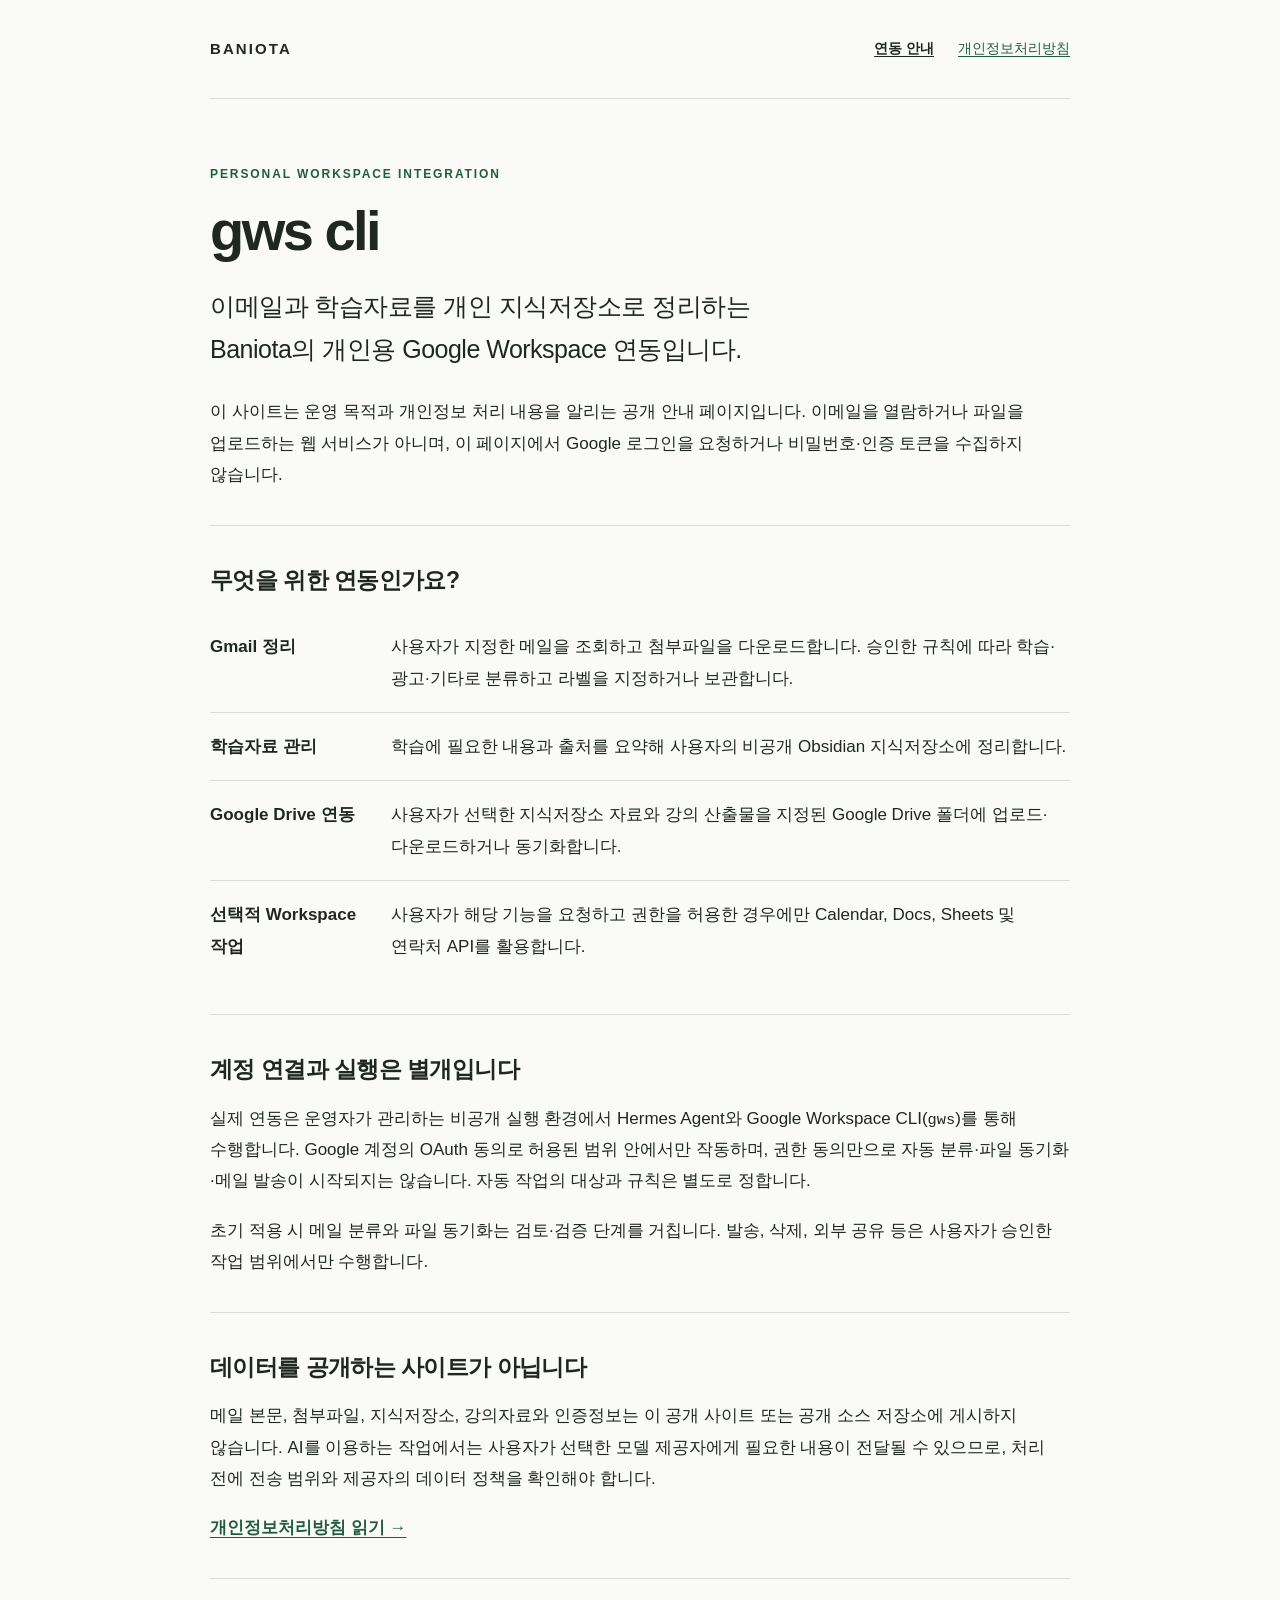
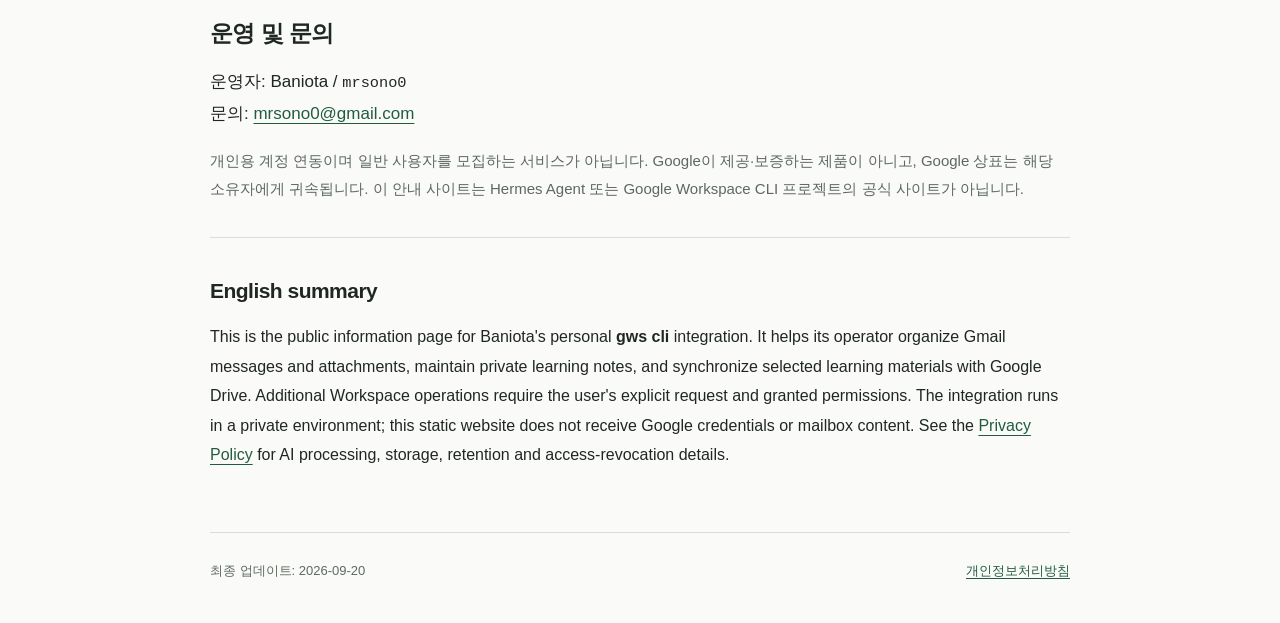
<file: index.html>
<!doctype html>
<html lang="ko">
<head>
  <meta charset="utf-8">
  <meta name="viewport" content="width=device-width, initial-scale=1">
  <meta name="description" content="gws cli를 이용한 Baniota 개인용 Google Workspace 연동의 목적과 데이터 처리 안내입니다.">
  <meta name="referrer" content="no-referrer">
  <title>gws cli | Baniota 개인용 Workspace 연동</title>
  <link rel="stylesheet" href="styles.css">
</head>
<body>
  <header class="site-header"><a href="./" class="wordmark">BANIOTA</a><nav aria-label="주 메뉴"><a href="./" aria-current="page">연동 안내</a><a href="privacy/">개인정보처리방침</a></nav></header>
  <main id="main">
    <p class="eyebrow">PERSONAL WORKSPACE INTEGRATION</p>
    <h1>gws cli</h1>
    <p class="lead">이메일과 학습자료를 개인 지식저장소로 정리하는<br class="wide-only"> Baniota의 개인용 Google Workspace 연동입니다.</p>
    <p>이 사이트는 운영 목적과 개인정보 처리 내용을 알리는 공개 안내 페이지입니다. 이메일을 열람하거나 파일을 업로드하는 웹 서비스가 아니며, 이 페이지에서 Google 로그인을 요청하거나 비밀번호·인증 토큰을 수집하지 않습니다.</p>
    <section aria-labelledby="purpose"><h2 id="purpose">무엇을 위한 연동인가요?</h2>
      <dl class="feature-list">
        <div><dt>Gmail 정리</dt><dd>사용자가 지정한 메일을 조회하고 첨부파일을 다운로드합니다. 승인한 규칙에 따라 학습·광고·기타로 분류하고 라벨을 지정하거나 보관합니다.</dd></div>
        <div><dt>학습자료 관리</dt><dd>학습에 필요한 내용과 출처를 요약해 사용자의 비공개 Obsidian 지식저장소에 정리합니다.</dd></div>
        <div><dt>Google Drive 연동</dt><dd>사용자가 선택한 지식저장소 자료와 강의 산출물을 지정된 Google Drive 폴더에 업로드·다운로드하거나 동기화합니다.</dd></div>
        <div><dt>선택적 Workspace 작업</dt><dd>사용자가 해당 기능을 요청하고 권한을 허용한 경우에만 Calendar, Docs, Sheets 및 연락처 API를 활용합니다.</dd></div>
      </dl>
    </section>
    <section aria-labelledby="access"><h2 id="access">계정 연결과 실행은 별개입니다</h2><p>실제 연동은 운영자가 관리하는 비공개 실행 환경에서 Hermes Agent와 Google Workspace CLI(<code>gws</code>)를 통해 수행합니다. Google 계정의 OAuth 동의로 허용된 범위 안에서만 작동하며, 권한 동의만으로 자동 분류·파일 동기화·메일 발송이 시작되지는 않습니다. 자동 작업의 대상과 규칙은 별도로 정합니다.</p><p>초기 적용 시 메일 분류와 파일 동기화는 검토·검증 단계를 거칩니다. 발송, 삭제, 외부 공유 등은 사용자가 승인한 작업 범위에서만 수행합니다.</p></section>
    <section aria-labelledby="privacy"><h2 id="privacy">데이터를 공개하는 사이트가 아닙니다</h2><p>메일 본문, 첨부파일, 지식저장소, 강의자료와 인증정보는 이 공개 사이트 또는 공개 소스 저장소에 게시하지 않습니다. AI를 이용하는 작업에서는 사용자가 선택한 모델 제공자에게 필요한 내용이 전달될 수 있으므로, 처리 전에 전송 범위와 제공자의 데이터 정책을 확인해야 합니다.</p><p><a class="text-link" href="privacy/">개인정보처리방침 읽기 →</a></p></section>
    <section aria-labelledby="about"><h2 id="about">운영 및 문의</h2><p>운영자: Baniota / <code>mrsono0</code><br>문의: <a href="mailto:mrsono0@gmail.com">mrsono0@gmail.com</a></p><p class="muted">개인용 계정 연동이며 일반 사용자를 모집하는 서비스가 아닙니다. Google이 제공·보증하는 제품이 아니고, Google 상표는 해당 소유자에게 귀속됩니다. 이 안내 사이트는 Hermes Agent 또는 Google Workspace CLI 프로젝트의 공식 사이트가 아닙니다.</p></section>
    <section class="english" lang="en" aria-labelledby="english"><h2 id="english">English summary</h2><p>This is the public information page for Baniota's personal <strong>gws cli</strong> integration. It helps its operator organize Gmail messages and attachments, maintain private learning notes, and synchronize selected learning materials with Google Drive. Additional Workspace operations require the user's explicit request and granted permissions. The integration runs in a private environment; this static website does not receive Google credentials or mailbox content. See the <a href="privacy/">Privacy Policy</a> for AI processing, storage, retention and access-revocation details.</p></section>
  </main>
  <footer><span>최종 업데이트: 2026-09-20</span><a href="privacy/">개인정보처리방침</a></footer>
</body>
</html>
</file>
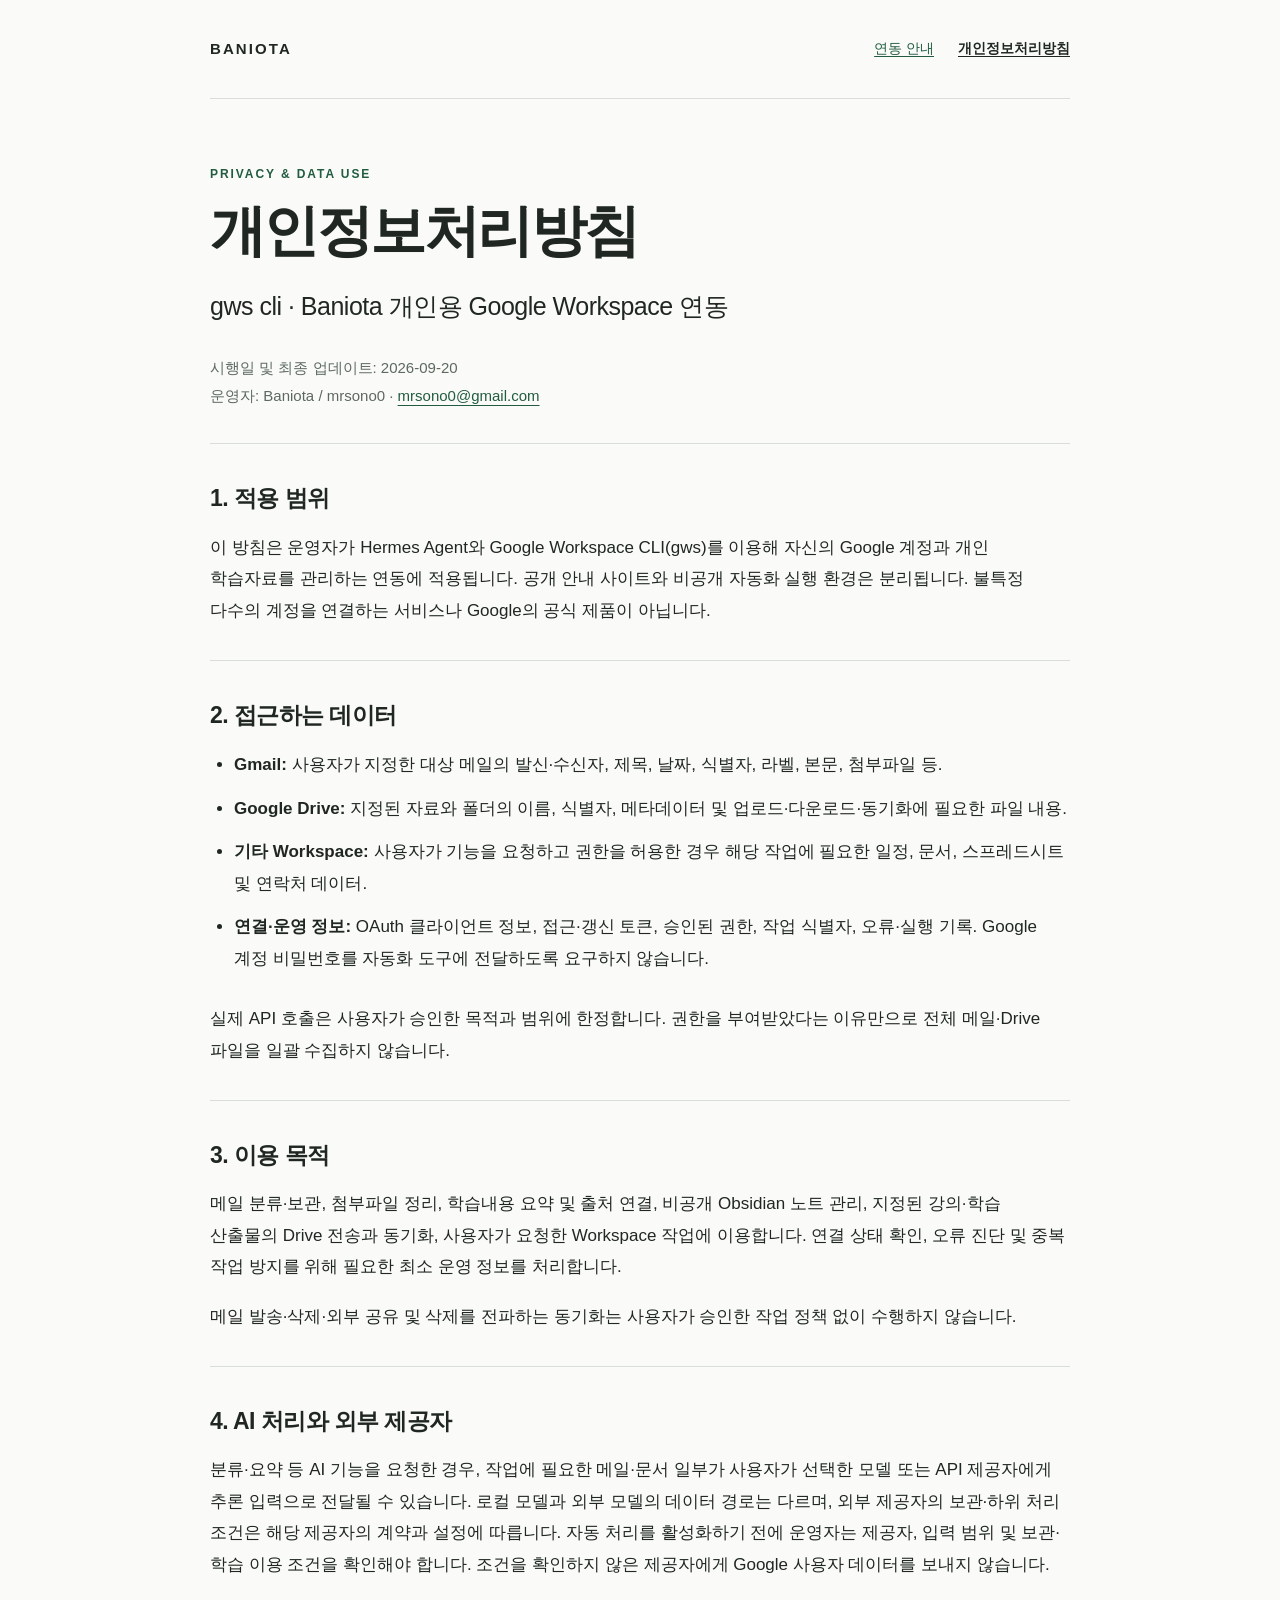
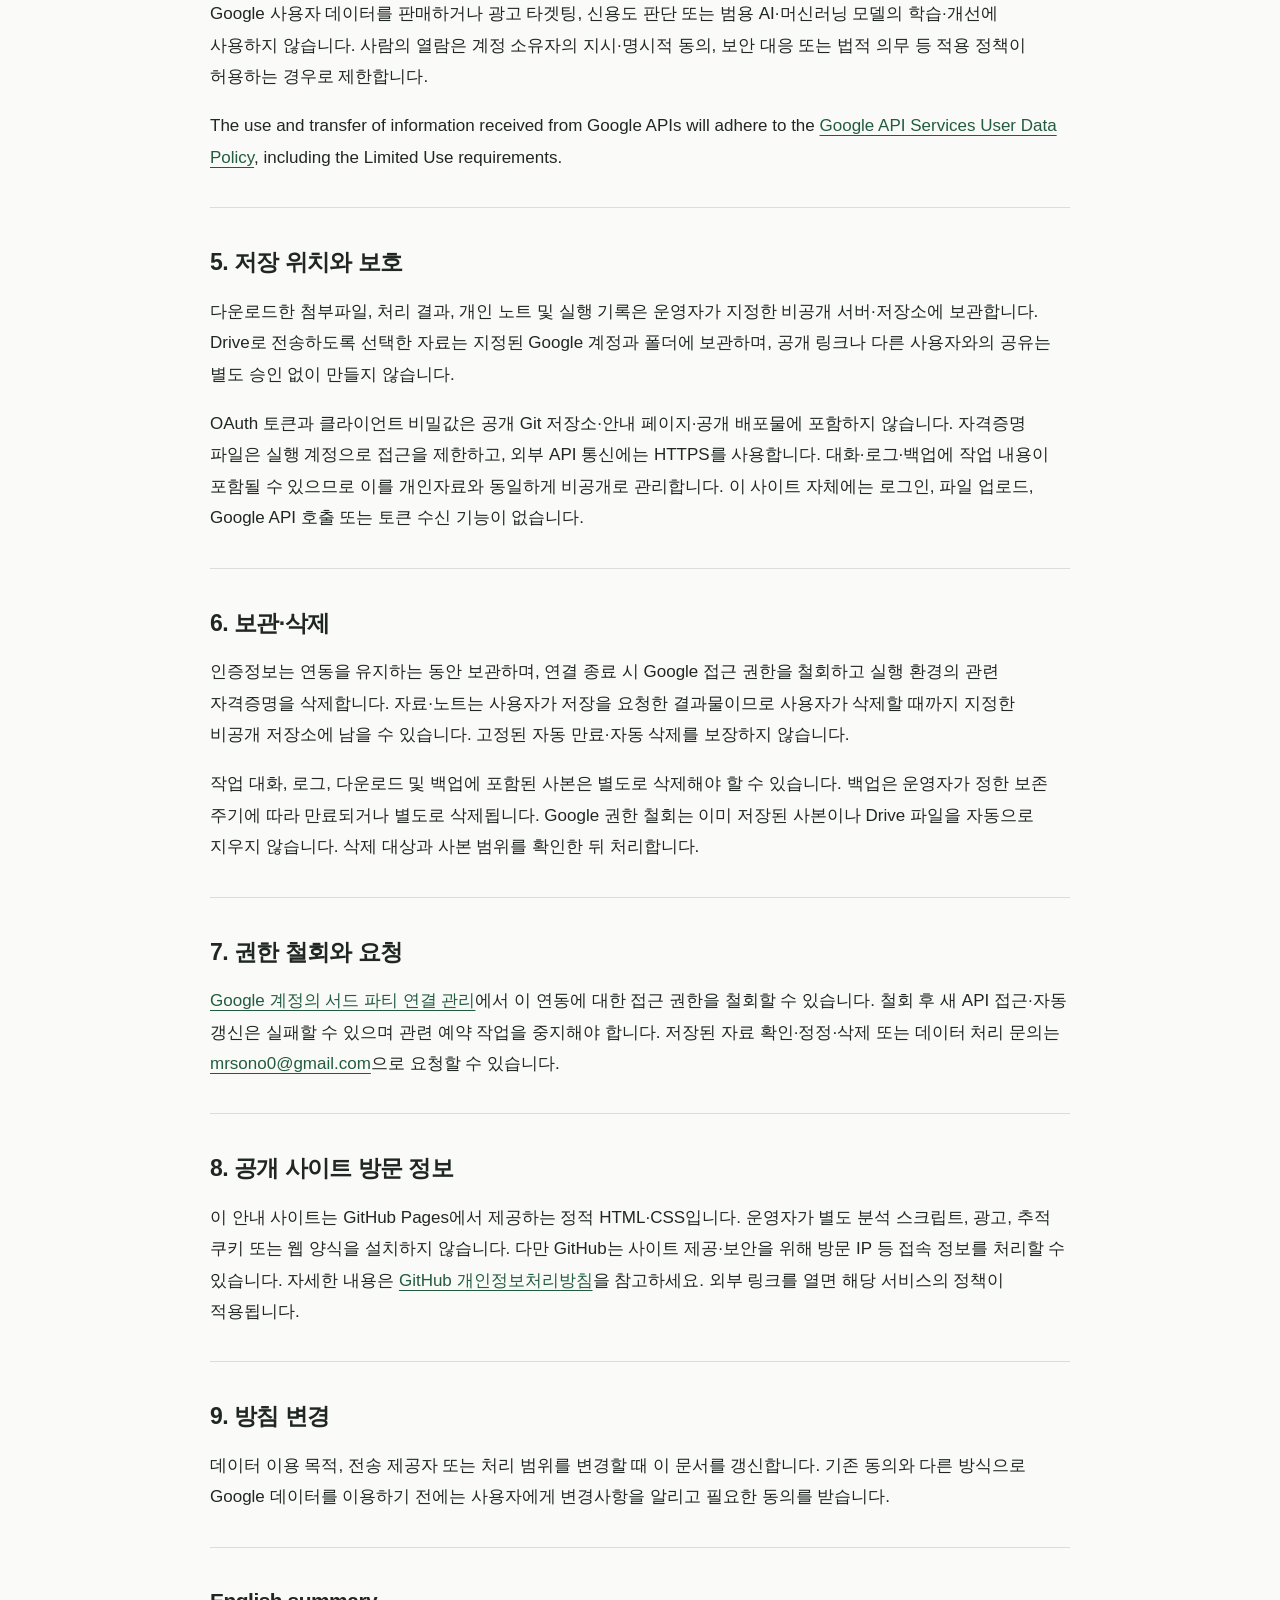
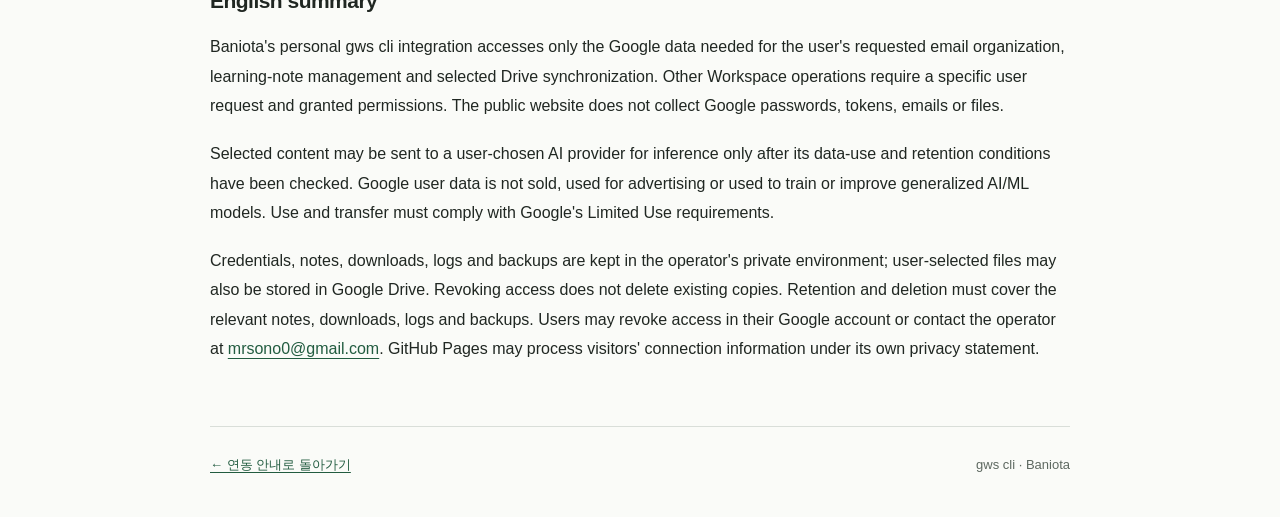
<file: privacy/index.html>
<!doctype html>
<html lang="ko">
<head>
  <meta charset="utf-8">
  <meta name="viewport" content="width=device-width, initial-scale=1">
  <meta name="description" content="Baniota 개인용 gws cli 연동의 Google 데이터 접근, 사용, 저장, AI 처리, 삭제 및 권한 철회 정책입니다.">
  <meta name="referrer" content="no-referrer">
  <title>개인정보처리방침 | gws cli · Baniota</title>
  <link rel="stylesheet" href="../styles.css">
</head>
<body>
  <header class="site-header"><a href="../" class="wordmark">BANIOTA</a><nav aria-label="주 메뉴"><a href="../">연동 안내</a><a href="./" aria-current="page">개인정보처리방침</a></nav></header>
  <main id="main">
    <p class="eyebrow">PRIVACY &amp; DATA USE</p>
    <h1>개인정보처리방침</h1>
    <p class="lead">gws cli · Baniota 개인용 Google Workspace 연동</p>
    <p class="muted">시행일 및 최종 업데이트: 2026-09-20<br>운영자: Baniota / mrsono0 · <a href="mailto:mrsono0@gmail.com">mrsono0@gmail.com</a></p>
    <section><h2>1. 적용 범위</h2><p>이 방침은 운영자가 Hermes Agent와 Google Workspace CLI(gws)를 이용해 자신의 Google 계정과 개인 학습자료를 관리하는 연동에 적용됩니다. 공개 안내 사이트와 비공개 자동화 실행 환경은 분리됩니다. 불특정 다수의 계정을 연결하는 서비스나 Google의 공식 제품이 아닙니다.</p></section>
    <section><h2>2. 접근하는 데이터</h2><ul>
      <li><strong>Gmail:</strong> 사용자가 지정한 대상 메일의 발신·수신자, 제목, 날짜, 식별자, 라벨, 본문, 첨부파일 등.</li>
      <li><strong>Google Drive:</strong> 지정된 자료와 폴더의 이름, 식별자, 메타데이터 및 업로드·다운로드·동기화에 필요한 파일 내용.</li>
      <li><strong>기타 Workspace:</strong> 사용자가 기능을 요청하고 권한을 허용한 경우 해당 작업에 필요한 일정, 문서, 스프레드시트 및 연락처 데이터.</li>
      <li><strong>연결·운영 정보:</strong> OAuth 클라이언트 정보, 접근·갱신 토큰, 승인된 권한, 작업 식별자, 오류·실행 기록. Google 계정 비밀번호를 자동화 도구에 전달하도록 요구하지 않습니다.</li>
    </ul><p>실제 API 호출은 사용자가 승인한 목적과 범위에 한정합니다. 권한을 부여받았다는 이유만으로 전체 메일·Drive 파일을 일괄 수집하지 않습니다.</p></section>
    <section><h2>3. 이용 목적</h2><p>메일 분류·보관, 첨부파일 정리, 학습내용 요약 및 출처 연결, 비공개 Obsidian 노트 관리, 지정된 강의·학습 산출물의 Drive 전송과 동기화, 사용자가 요청한 Workspace 작업에 이용합니다. 연결 상태 확인, 오류 진단 및 중복 작업 방지를 위해 필요한 최소 운영 정보를 처리합니다.</p><p>메일 발송·삭제·외부 공유 및 삭제를 전파하는 동기화는 사용자가 승인한 작업 정책 없이 수행하지 않습니다.</p></section>
    <section><h2>4. AI 처리와 외부 제공자</h2><p>분류·요약 등 AI 기능을 요청한 경우, 작업에 필요한 메일·문서 일부가 사용자가 선택한 모델 또는 API 제공자에게 추론 입력으로 전달될 수 있습니다. 로컬 모델과 외부 모델의 데이터 경로는 다르며, 외부 제공자의 보관·하위 처리 조건은 해당 제공자의 계약과 설정에 따릅니다. 자동 처리를 활성화하기 전에 운영자는 제공자, 입력 범위 및 보관·학습 이용 조건을 확인해야 합니다. 조건을 확인하지 않은 제공자에게 Google 사용자 데이터를 보내지 않습니다.</p><p>Google 사용자 데이터를 판매하거나 광고 타겟팅, 신용도 판단 또는 범용 AI·머신러닝 모델의 학습·개선에 사용하지 않습니다. 사람의 열람은 계정 소유자의 지시·명시적 동의, 보안 대응 또는 법적 의무 등 적용 정책이 허용하는 경우로 제한합니다.</p><p lang="en">The use and transfer of information received from Google APIs will adhere to the <a href="https://developers.google.com/terms/api-services-user-data-policy">Google API Services User Data Policy</a>, including the Limited Use requirements.</p></section>
    <section><h2>5. 저장 위치와 보호</h2><p>다운로드한 첨부파일, 처리 결과, 개인 노트 및 실행 기록은 운영자가 지정한 비공개 서버·저장소에 보관합니다. Drive로 전송하도록 선택한 자료는 지정된 Google 계정과 폴더에 보관하며, 공개 링크나 다른 사용자와의 공유는 별도 승인 없이 만들지 않습니다.</p><p>OAuth 토큰과 클라이언트 비밀값은 공개 Git 저장소·안내 페이지·공개 배포물에 포함하지 않습니다. 자격증명 파일은 실행 계정으로 접근을 제한하고, 외부 API 통신에는 HTTPS를 사용합니다. 대화·로그·백업에 작업 내용이 포함될 수 있으므로 이를 개인자료와 동일하게 비공개로 관리합니다. 이 사이트 자체에는 로그인, 파일 업로드, Google API 호출 또는 토큰 수신 기능이 없습니다.</p></section>
    <section><h2>6. 보관·삭제</h2><p>인증정보는 연동을 유지하는 동안 보관하며, 연결 종료 시 Google 접근 권한을 철회하고 실행 환경의 관련 자격증명을 삭제합니다. 자료·노트는 사용자가 저장을 요청한 결과물이므로 사용자가 삭제할 때까지 지정한 비공개 저장소에 남을 수 있습니다. 고정된 자동 만료·자동 삭제를 보장하지 않습니다.</p><p>작업 대화, 로그, 다운로드 및 백업에 포함된 사본은 별도로 삭제해야 할 수 있습니다. 백업은 운영자가 정한 보존 주기에 따라 만료되거나 별도로 삭제됩니다. Google 권한 철회는 이미 저장된 사본이나 Drive 파일을 자동으로 지우지 않습니다. 삭제 대상과 사본 범위를 확인한 뒤 처리합니다.</p></section>
    <section><h2>7. 권한 철회와 요청</h2><p><a href="https://myaccount.google.com/connections">Google 계정의 서드 파티 연결 관리</a>에서 이 연동에 대한 접근 권한을 철회할 수 있습니다. 철회 후 새 API 접근·자동 갱신은 실패할 수 있으며 관련 예약 작업을 중지해야 합니다. 저장된 자료 확인·정정·삭제 또는 데이터 처리 문의는 <a href="mailto:mrsono0@gmail.com">mrsono0@gmail.com</a>으로 요청할 수 있습니다.</p></section>
    <section><h2>8. 공개 사이트 방문 정보</h2><p>이 안내 사이트는 GitHub Pages에서 제공하는 정적 HTML·CSS입니다. 운영자가 별도 분석 스크립트, 광고, 추적 쿠키 또는 웹 양식을 설치하지 않습니다. 다만 GitHub는 사이트 제공·보안을 위해 방문 IP 등 접속 정보를 처리할 수 있습니다. 자세한 내용은 <a href="https://docs.github.com/en/site-policy/privacy-policies/github-general-privacy-statement">GitHub 개인정보처리방침</a>을 참고하세요. 외부 링크를 열면 해당 서비스의 정책이 적용됩니다.</p></section>
    <section><h2>9. 방침 변경</h2><p>데이터 이용 목적, 전송 제공자 또는 처리 범위를 변경할 때 이 문서를 갱신합니다. 기존 동의와 다른 방식으로 Google 데이터를 이용하기 전에는 사용자에게 변경사항을 알리고 필요한 동의를 받습니다.</p></section>
    <section class="english" lang="en"><h2>English summary</h2><p>Baniota's personal gws cli integration accesses only the Google data needed for the user's requested email organization, learning-note management and selected Drive synchronization. Other Workspace operations require a specific user request and granted permissions. The public website does not collect Google passwords, tokens, emails or files.</p><p>Selected content may be sent to a user-chosen AI provider for inference only after its data-use and retention conditions have been checked. Google user data is not sold, used for advertising or used to train or improve generalized AI/ML models. Use and transfer must comply with Google's Limited Use requirements.</p><p>Credentials, notes, downloads, logs and backups are kept in the operator's private environment; user-selected files may also be stored in Google Drive. Revoking access does not delete existing copies. Retention and deletion must cover the relevant notes, downloads, logs and backups. Users may revoke access in their Google account or contact the operator at <a href="mailto:mrsono0@gmail.com">mrsono0@gmail.com</a>. GitHub Pages may process visitors' connection information under its own privacy statement.</p></section>
  </main>
  <footer><a href="../">← 연동 안내로 돌아가기</a><span>gws cli · Baniota</span></footer>
</body>
</html>
</file>
<file: styles.css>
:root{color-scheme:light;--ink:#202722;--muted:#5d6860;--line:#d9ded9;--accent:#225c40;--paper:#fafbf8}*{box-sizing:border-box}body{margin:0;background:var(--paper);color:var(--ink);font-family:"Apple SD Gothic Neo","Malgun Gothic","Noto Sans KR",sans-serif;font-size:17px;line-height:1.85;word-break:keep-all;overflow-wrap:anywhere}a{color:var(--accent);text-underline-offset:.24em}a:hover{text-decoration-thickness:2px}a:focus-visible{outline:3px solid var(--accent);outline-offset:5px}.site-header,main,footer{width:min(860px,calc(100% - 48px));margin-inline:auto}.site-header{display:flex;justify-content:space-between;align-items:center;gap:20px;border-bottom:1px solid var(--line);padding:28px 0}.wordmark{font-size:15px;letter-spacing:.14em;font-weight:750;color:var(--ink);text-decoration:none}nav{display:flex;gap:24px;font-size:14px}nav a{padding:8px 0}nav a[aria-current=page]{color:var(--ink);font-weight:700}main{padding:64px 0 44px}.eyebrow{font-size:12px;letter-spacing:.16em;font-weight:700;color:var(--accent);margin:0 0 14px}h1{font-size:clamp(34px,6vw,56px);line-height:1.15;letter-spacing:-.045em;margin:0 0 22px;font-weight:720}h2{font-size:23px;line-height:1.45;letter-spacing:-.025em;margin:0 0 16px}.lead{font-size:clamp(20px,3vw,25px);line-height:1.7;letter-spacing:-.02em;margin-bottom:26px}p{margin:0 0 18px}section{padding-top:38px;margin-top:34px;border-top:1px solid var(--line)}ul{padding-left:24px}li{padding-bottom:12px}.feature-list{margin:0}.feature-list>div{display:grid;grid-template-columns:155px 1fr;gap:26px;padding:18px 0;border-bottom:1px solid var(--line)}.feature-list>div:last-child{border-bottom:none}dt{font-weight:700}dd{margin:0}.muted{font-size:15px;color:var(--muted)}code{font-size:.9em;font-family:ui-monospace,"SFMono-Regular",Consolas,monospace}.text-link{font-weight:700}.english{font-size:16px;word-break:normal}.english h2{font-size:21px}footer{display:flex;justify-content:space-between;gap:24px;border-top:1px solid var(--line);padding:26px 0 40px;font-size:13px;color:var(--muted)}@media(max-width:560px){.site-header,main,footer{width:calc(100% - 36px)}.site-header{align-items:flex-start;flex-direction:column;gap:6px;padding-top:20px}nav{gap:24px}main{padding-top:38px}section{margin-top:26px;padding-top:28px}.feature-list>div{display:block}dt{margin-bottom:6px}.wide-only{display:none}footer{flex-direction:column;gap:8px}}@media print{body{background:white;color:black;font-size:12pt}.site-header,main,footer{width:100%}main{padding:20px 0}section{break-inside:avoid}a{color:inherit}}
</file>
